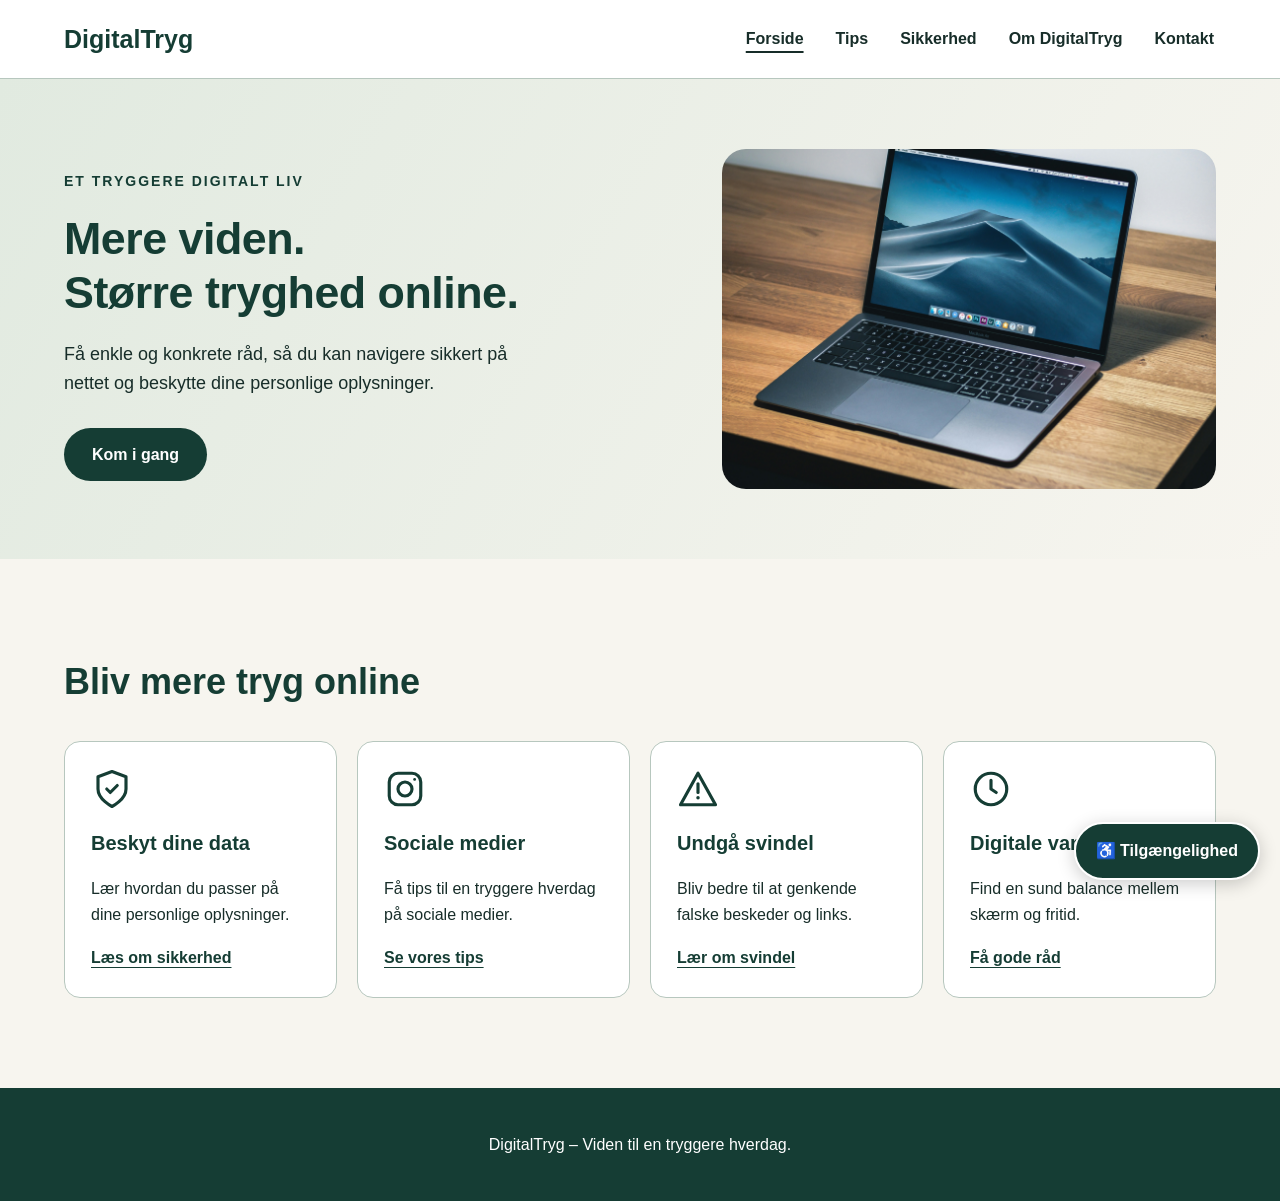
<file: index.html>
<!DOCTYPE html>
<html lang="da">

<head>
  <meta charset="UTF-8">
  <meta name="viewport"
        content="width=device-width, initial-scale=1.0">

  <meta name="description"
        content="DigitalTryg hjælper dig med at blive mere sikker online. Få gode råd om privatliv, sociale medier og digital sikkerhed.">

  <title>DigitalTryg | Forside</title>

  <link rel="stylesheet" href="style.css">
</head>

<body>

  <!-- Spring direkte til indhold -->
  <a href="#indhold" class="skip-link">
    Spring til indhold
  </a>

  <!-- HEADER OG NAVIGATION -->
  <header class="site-header">
    <div class="container header-content">

      <a href="index.html" class="logo">
        DigitalTryg
      </a>

      <nav aria-label="Hovednavigation">
        <ul class="nav-list">
          <li>
            <a href="index.html" aria-current="page">
              Forside
            </a>
          </li>
          <li><a href="tips.html">Tips</a></li>
          <li><a href="sikkerhed.html">Sikkerhed</a></li>
          <li><a href="om.html">Om DigitalTryg</a></li>
          <li><a href="kontakt.html">Kontakt</a></li>
        </ul>
      </nav>

    </div>
  </header>

  <!-- SIDENS HOVEDINDHOLD -->
  <main id="indhold">

    <!-- HERO-SEKTION -->
    <section class="hero">
      <div class="container hero-content">

        <div class="hero-text">

          <p class="eyebrow">
            ET TRYGGERE DIGITALT LIV
          </p>

          <h1>
            Mere viden.<br>
            Større tryghed online.
          </h1>

          <p class="hero-description">
            Få enkle og konkrete råd, så du kan
            navigere sikkert på nettet og beskytte
            dine personlige oplysninger.
          </p>

          <a href="tips.html" class="button">
            Kom i gang
          </a>

        </div>
        <div class="hero-image">
  <img
    src="images/laptop.jpg"
    alt="En åben bærbar computer på et træskrivebord"
    width="960"
    height="1440"
  >
</div>

      </div>
    </section>

    <!-- FIRE EMNEKORT -->
    <section class="topics container"
             aria-labelledby="topics-title">

      <h2 id="topics-title">
        Bliv mere tryg online
      </h2>

      <div class="card-grid">

        <article class="card">

<svg class="card-icon" aria-hidden="true"
     viewBox="0 0 24 24" fill="none"
     stroke="currentColor" stroke-width="1.8"
     stroke-linecap="round" stroke-linejoin="round">
  <path d="M12 22s8-4 8-10V5l-8-3-8 3v7c0 6 8 10 8 10z"/>
  <path d="m9 12 2 2 4-4"/>
</svg>
          <h3>Beskyt dine data</h3>
          <p>
            Lær hvordan du passer på dine
            personlige oplysninger.
          </p>
          <a href="sikkerhed.html">
            Læs om sikkerhed
          </a>
        </article>

        <article class="card">
            <svg class="card-icon" aria-hidden="true" viewBox="0 0 24 24" fill="none" stroke="currentColor" stroke-width="1.8" stroke-linecap="round" stroke-linejoin="round">
  <rect x="3" y="3" width="18" height="18" rx="5"/>
  <circle cx="12" cy="12" r="4"/>
  <circle cx="17.5" cy="6.5" r="0.8" fill="currentColor" stroke="none"/>
</svg>
          <h3>Sociale medier</h3>
          <p>
            Få tips til en tryggere
            hverdag på sociale medier.
          </p>
          <a href="tips.html">
            Se vores tips
          </a>
        </article>

        <article class="card">
            <svg class="card-icon" aria-hidden="true" viewBox="0 0 24 24" fill="none" stroke="currentColor" stroke-width="1.8" stroke-linecap="round" stroke-linejoin="round">
  <path d="M12 3 2 21h20L12 3z"/>
  <path d="M12 9v5"/>
  <circle cx="12" cy="17" r="1" fill="currentColor" stroke="none"/>
</svg>
          <h3>Undgå svindel</h3>
          <p>
            Bliv bedre til at genkende
            falske beskeder og links.
          </p>
          <a href="sikkerhed.html">
            Lær om svindel
        </a>
        </article>

        <article class="card">
            <svg class="card-icon" aria-hidden="true" viewBox="0 0 24 24" fill="none" stroke="currentColor" stroke-width="1.8" stroke-linecap="round" stroke-linejoin="round">
  <circle cx="12" cy="12" r="9"/>
  <path d="M12 7v5l3 2"/>
</svg>
          <h3>Digitale vaner</h3>
          <p>
            Find en sund balance
            mellem skærm og fritid.
          </p>
          <a href="tips.html">
            Få gode råd
          </a>
        </article>

      </div>
    </section>

  </main>

  <!-- FOOTER -->
  <footer class="site-footer">
    <div class="container">
      <p>
        DigitalTryg – Viden til en tryggere hverdag.
      </p>
    </div>
  </footer>

<script src="accessibility.js" defer></script>

</body>
</html>
</file>
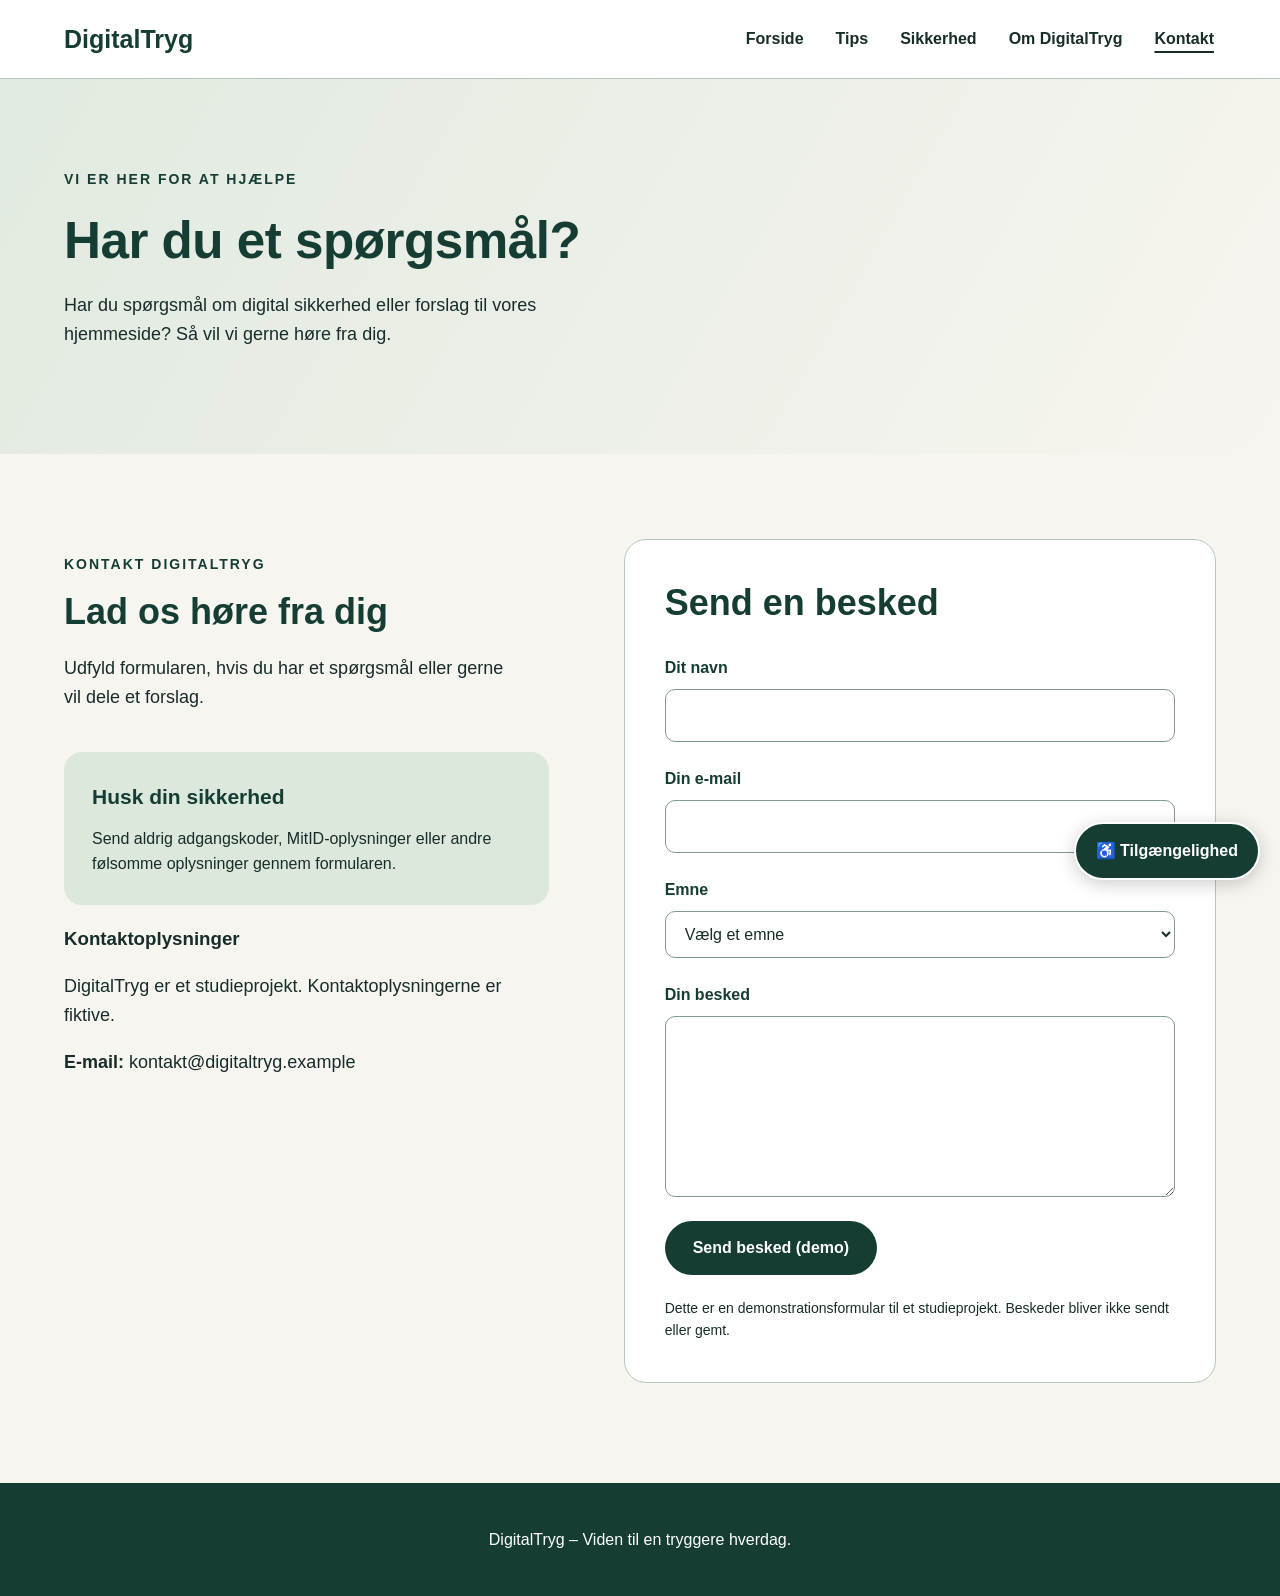
<file: kontakt.html>
<!DOCTYPE html>
<html lang="da">
<head>
  <meta charset="UTF-8">
  <meta name="viewport" content="width=device-width, initial-scale=1.0">
  <meta name="description" content="Kontakt DigitalTryg og send os dine spørgsmål om digital sikkerhed.">
  <title>Kontakt | DigitalTryg</title>
  <link rel="stylesheet" href="style.css">
</head>
<body>

  <a href="#indhold" class="skip-link">Spring til indhold</a>

  <header class="site-header">
    <div class="container header-content">
      <a href="index.html" class="logo">DigitalTryg</a>

      <nav aria-label="Hovednavigation">
        <ul class="nav-list">
          <li><a href="index.html">Forside</a></li>
          <li><a href="tips.html">Tips</a></li>
          <li><a href="sikkerhed.html">Sikkerhed</a></li>
          <li><a href="om.html">Om DigitalTryg</a></li>
          <li><a href="kontakt.html" aria-current="page">Kontakt</a></li>
        </ul>
      </nav>
    </div>
  </header>

  <main id="indhold">

    <section class="contact-hero">
      <div class="container">
        <p class="eyebrow">VI ER HER FOR AT HJÆLPE</p>
        <h1>Har du et spørgsmål?</h1>
        <p class="hero-description">
          Har du spørgsmål om digital sikkerhed eller forslag
          til vores hjemmeside? Så vil vi gerne høre fra dig.
        </p>
      </div>
    </section>

    <section class="contact-section container" aria-labelledby="contact-title">

      <div class="contact-info">
        <p class="eyebrow">KONTAKT DIGITALTRYG</p>
        <h2 id="contact-title">Lad os høre fra dig</h2>
        <p>
          Udfyld formularen, hvis du har et spørgsmål
          eller gerne vil dele et forslag.
        </p>

        <div class="contact-note">
          <h3>Husk din sikkerhed</h3>
          <p>
            Send aldrig adgangskoder, MitID-oplysninger
            eller andre følsomme oplysninger gennem formularen.
          </p>
        </div>

<div class="contact-info">
  <h3>Kontaktoplysninger</h3>
  <p>
    DigitalTryg er et studieprojekt.
    Kontaktoplysningerne er fiktive.
  </p>
  <p>
    <strong>E-mail:</strong>
    kontakt@digitaltryg.example
  </p>
</div>



      </div>

      <div class="contact-form-box">
        <h2>Send en besked</h2>

        <form action="#" method="post">
          <div class="form-group">
            <label for="name">Dit navn</label>
            <input type="text" id="name" name="name"
                   autocomplete="name" required>
          </div>

          <div class="form-group">
            <label for="email">Din e-mail</label>
            <input type="email" id="email" name="email"
                   autocomplete="email" required>
          </div>

          <div class="form-group">
            <label for="subject">Emne</label>
            <select id="subject" name="subject" required>
              <option value="">Vælg et emne</option>
              <option value="sikkerhed">Digital sikkerhed</option>
              <option value="tips">Tips og gode råd</option>
              <option value="forslag">Forslag til hjemmesiden</option>
              <option value="andet">Andet</option>
            </select>
          </div>

          <div class="form-group">
            <label for="message">Din besked</label>
            <textarea id="message" name="message"
                      rows="6" required></textarea>
          </div>

          <button type="button" class="button" disabled>Send besked (demo)</button>
        </form>

        <p class="form-disclaimer">
          Dette er en demonstrationsformular til et studieprojekt.
          Beskeder bliver ikke sendt eller gemt.
        </p>
      </div>

    </section>

  </main>

  <footer class="site-footer">
    <div class="container">
      <p>DigitalTryg – Viden til en tryggere hverdag.</p>
    </div>
  </footer>

  <script src="accessibility.js" defer></script>
</body>
</html>
</file>
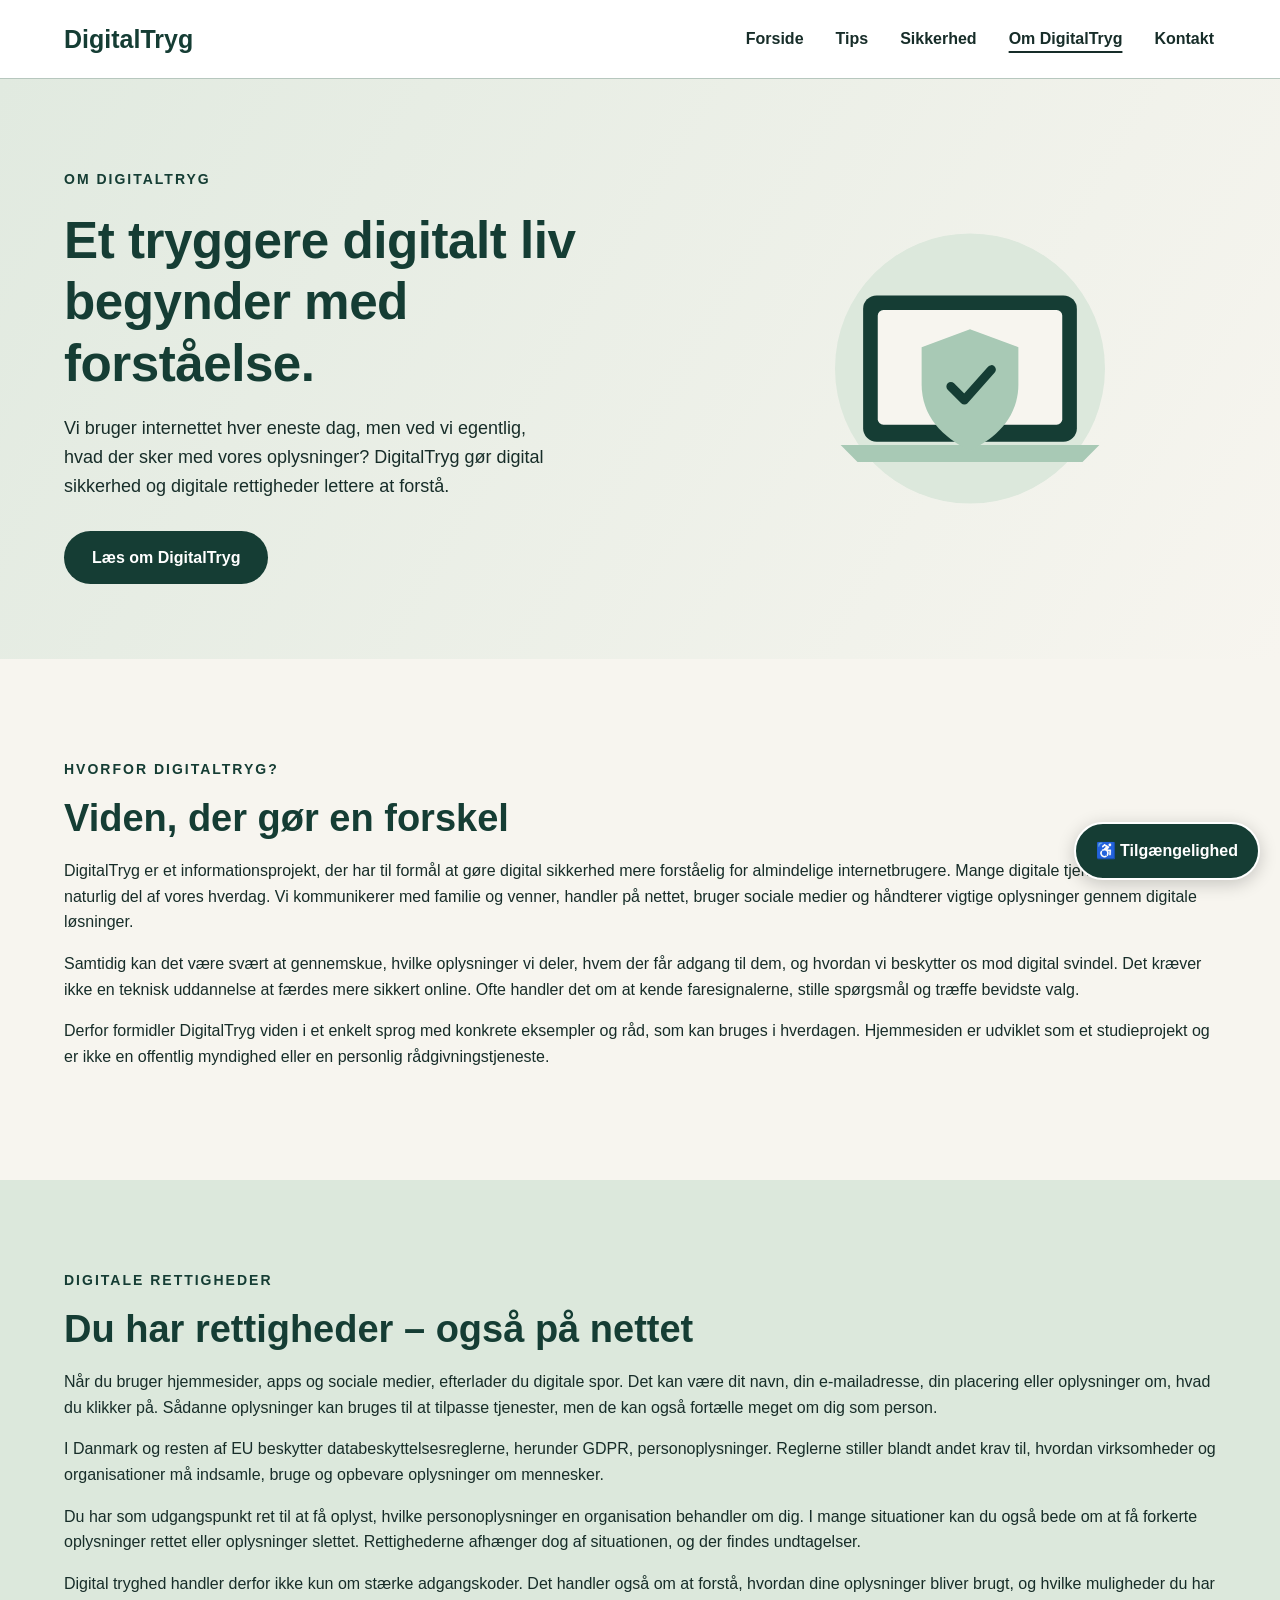
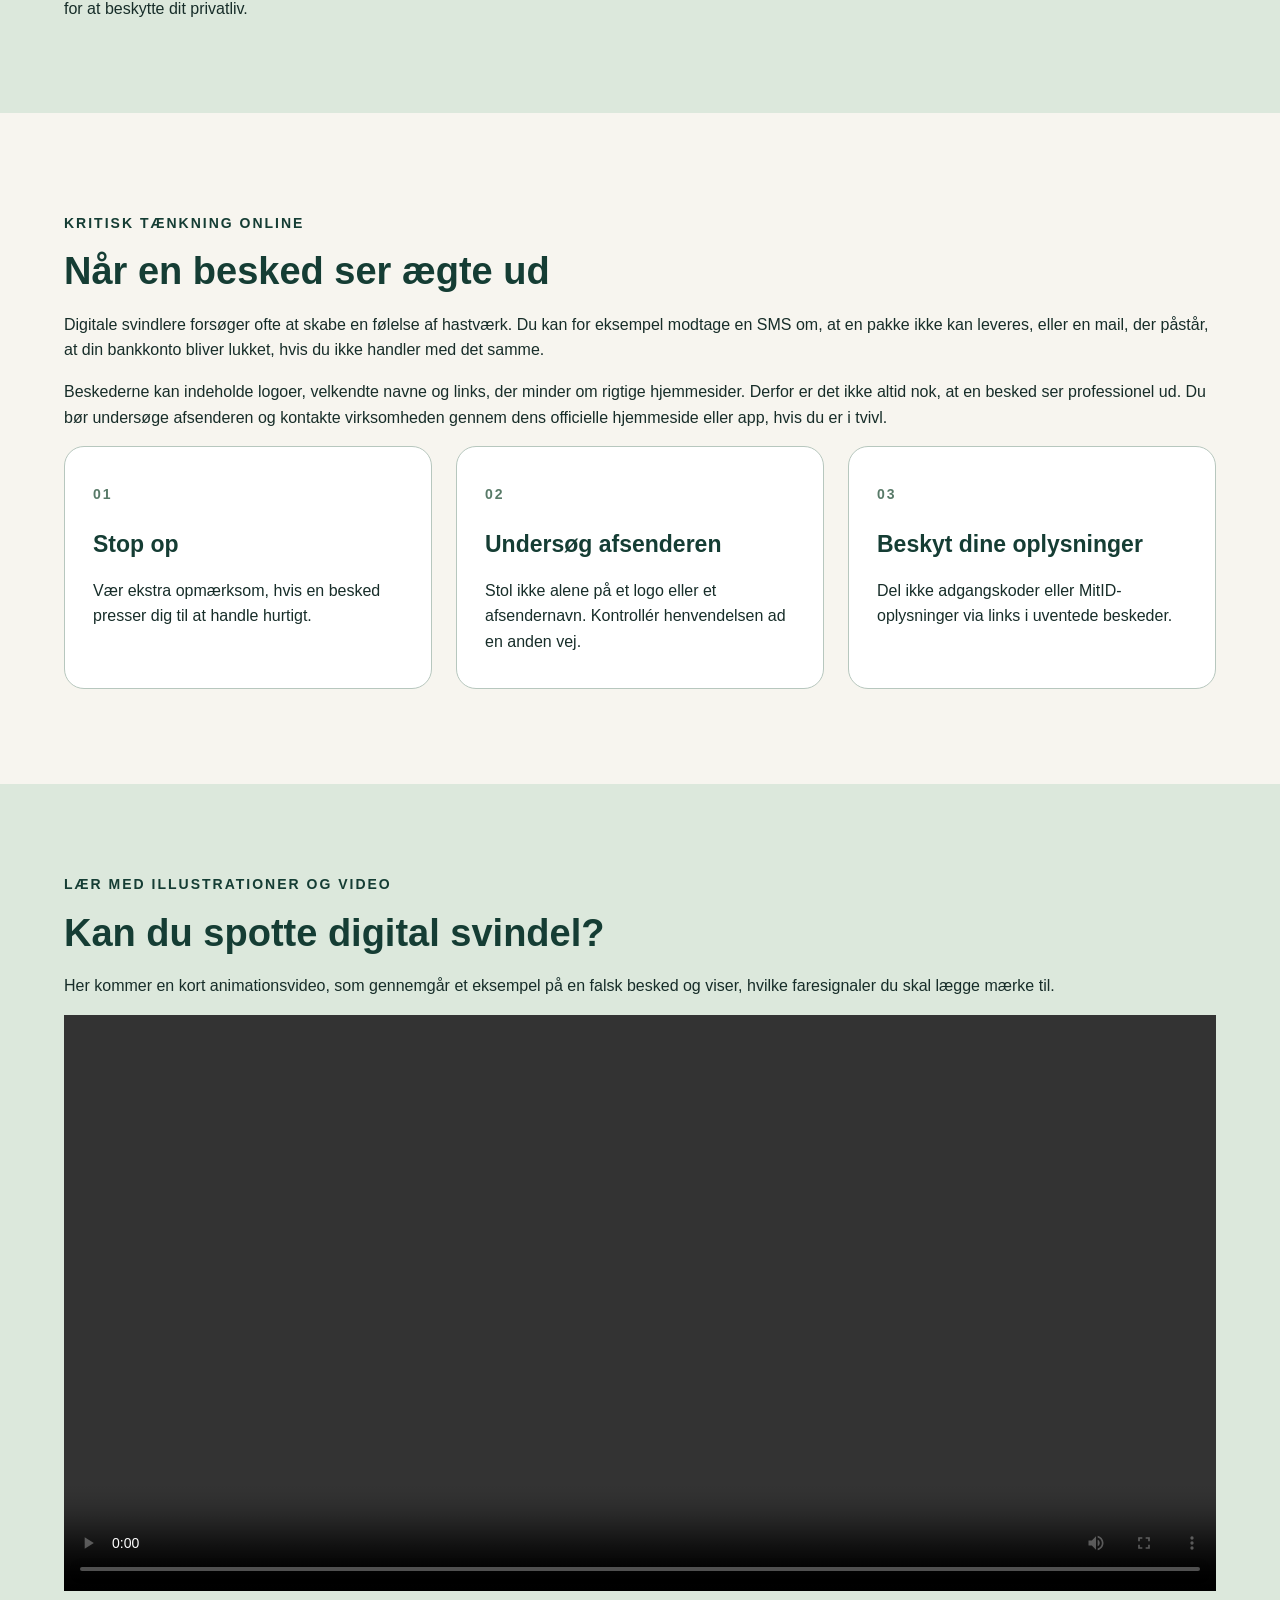
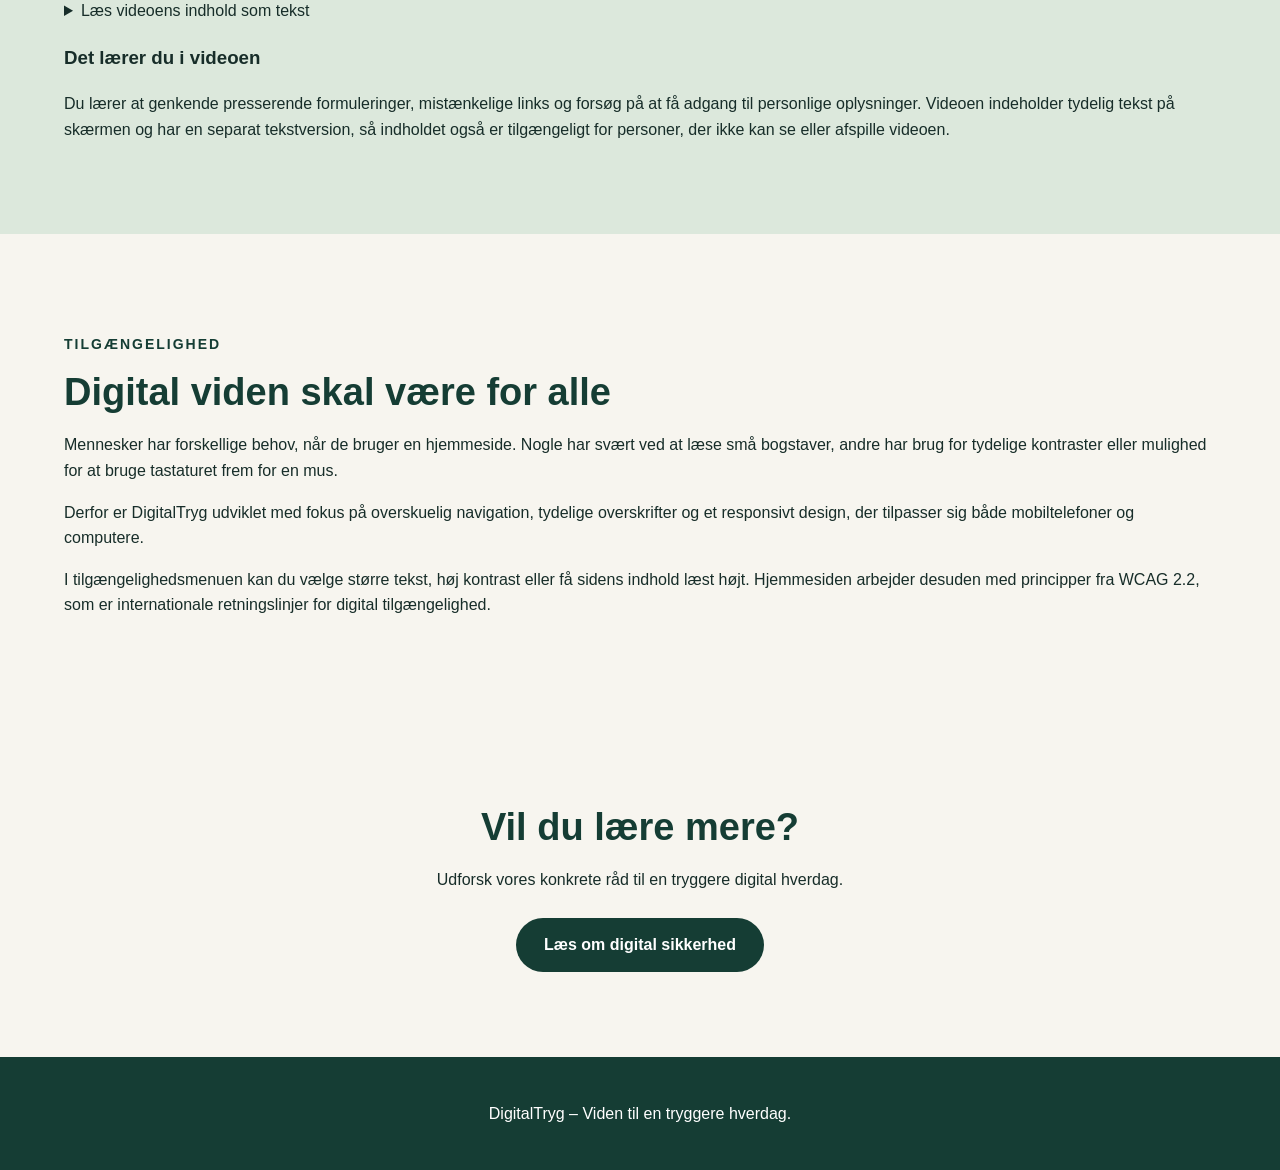
<file: om.html>
<!DOCTYPE html>
<html lang="da">
<head>
  <meta charset="UTF-8">
  <meta name="viewport" content="width=device-width, initial-scale=1.0">
  <meta name="description" content="Lær om phishing, adgangskoder, MitID og beskyttelse af dine personlige oplysninger.">
  <title>Om DigitalTryg | DigitalTryg</title>
  <link rel="stylesheet" href="style.css">
</head>
<body>

  <a href="#indhold" class="skip-link">Spring til indhold</a>

  <header class="site-header">
    <div class="container header-content">
      <a href="index.html" class="logo">DigitalTryg</a>
      <nav aria-label="Hovednavigation">
        <ul class="nav-list">
          <li><a href="index.html">Forside</a></li>
          <li><a href="tips.html">Tips</a></li>
          <li><a href="sikkerhed.html">Sikkerhed</a></li>
          <li><a href="om.html" aria-current="page">Om DigitalTryg</a></li>
          <li><a href="kontakt.html">Kontakt</a></li>
        </ul>
      </nav>
    </div>
  </header>

  <main id="indhold">

   <section class="security-hero">
  <div class="container security-hero-content">
    <div>
      <p class="eyebrow">OM DIGITALTRYG</p>
      <h1>Et tryggere digitalt liv begynder med forståelse.</h1>
      <p class="hero-description">
        Vi bruger internettet hver eneste dag, men ved vi egentlig,
        hvad der sker med vores oplysninger? DigitalTryg gør
        digital sikkerhed og digitale rettigheder lettere at forstå.
      </p>
      <a href="#om-projektet" class="button">Læs om DigitalTryg</a>
    </div>

    <div class="security-illustration" aria-hidden="true">
      <svg viewBox="0 0 320 280" fill="none">
        <circle cx="160" cy="140" r="120" fill="#DCE8DC"/>
        <rect x="65" y="75" width="190" height="130" rx="12" fill="#153D34"/>
        <rect x="78" y="88" width="164" height="102" rx="5" fill="#F7F5EF"/>
        <path d="M45 208h230l-15 15H60l-15-15z" fill="#A8C9B5"/>
        <path d="M160 105l43 16v33c0 28-18 47-43 59-25-12-43-31-43-59v-33l43-16z" fill="#A8C9B5"/>
        <path d="M143 156l12 12 24-27" stroke="#153D34" stroke-width="8" stroke-linecap="round" stroke-linejoin="round"/>
      </svg>
    </div>
  </div>
</section>

<section class="security-section container" id="om-projektet" aria-labelledby="om-title">
  <p class="eyebrow">HVORFOR DIGITALTRYG?</p>
  <h2 id="om-title">Viden, der gør en forskel</h2>
  <p>
    DigitalTryg er et informationsprojekt, der har til formål at gøre
    digital sikkerhed mere forståelig for almindelige internetbrugere.
    Mange digitale tjenester er blevet en naturlig del af vores hverdag.
    Vi kommunikerer med familie og venner, handler på nettet, bruger
    sociale medier og håndterer vigtige oplysninger gennem digitale løsninger.
  </p>
  <p>
    Samtidig kan det være svært at gennemskue, hvilke oplysninger vi deler,
    hvem der får adgang til dem, og hvordan vi beskytter os mod digital svindel.
    Det kræver ikke en teknisk uddannelse at færdes mere sikkert online.
    Ofte handler det om at kende faresignalerne, stille spørgsmål og
    træffe bevidste valg.
  </p>
  <p>
    Derfor formidler DigitalTryg viden i et enkelt sprog med konkrete
    eksempler og råd, som kan bruges i hverdagen. Hjemmesiden er udviklet
    som et studieprojekt og er ikke en offentlig myndighed eller
    en personlig rådgivningstjeneste.
  </p>
</section>

<section class="security-checklist" aria-labelledby="rettigheder-title">
  <div class="container">
    <p class="eyebrow">DIGITALE RETTIGHEDER</p>
    <h2 id="rettigheder-title">Du har rettigheder – også på nettet</h2>
    <p>
      Når du bruger hjemmesider, apps og sociale medier, efterlader du
      digitale spor. Det kan være dit navn, din e-mailadresse, din
      placering eller oplysninger om, hvad du klikker på.
      Sådanne oplysninger kan bruges til at tilpasse tjenester,
      men de kan også fortælle meget om dig som person.
    </p>
    <p>
      I Danmark og resten af EU beskytter databeskyttelsesreglerne,
      herunder GDPR, personoplysninger. Reglerne stiller blandt andet
      krav til, hvordan virksomheder og organisationer må indsamle,
      bruge og opbevare oplysninger om mennesker.
    </p>
    <p>
      Du har som udgangspunkt ret til at få oplyst, hvilke personoplysninger
      en organisation behandler om dig. I mange situationer kan du også
      bede om at få forkerte oplysninger rettet eller oplysninger slettet.
      Rettighederne afhænger dog af situationen, og der findes undtagelser.
    </p>
    <p>
      Digital tryghed handler derfor ikke kun om stærke adgangskoder.
      Det handler også om at forstå, hvordan dine oplysninger bliver brugt,
      og hvilke muligheder du har for at beskytte dit privatliv.
    </p>
  </div>
</section>

<section class="security-section container" aria-labelledby="svindel-title">
  <p class="eyebrow">KRITISK TÆNKNING ONLINE</p>
  <h2 id="svindel-title">Når en besked ser ægte ud</h2>
  <p>
    Digitale svindlere forsøger ofte at skabe en følelse af hastværk.
    Du kan for eksempel modtage en SMS om, at en pakke ikke kan leveres,
    eller en mail, der påstår, at din bankkonto bliver lukket,
    hvis du ikke handler med det samme.
  </p>
  <p>
    Beskederne kan indeholde logoer, velkendte navne og links, der
    minder om rigtige hjemmesider. Derfor er det ikke altid nok,
    at en besked ser professionel ud. Du bør undersøge afsenderen
    og kontakte virksomheden gennem dens officielle hjemmeside
    eller app, hvis du er i tvivl.
  </p>

  <div class="security-grid">
    <article class="security-card">
      <span class="security-number">01</span>
      <h3>Stop op</h3>
      <p>Vær ekstra opmærksom, hvis en besked presser dig til at handle hurtigt.</p>
    </article>
    <article class="security-card">
      <span class="security-number">02</span>
      <h3>Undersøg afsenderen</h3>
      <p>Stol ikke alene på et logo eller et afsendernavn. Kontrollér henvendelsen ad en anden vej.</p>
    </article>
    <article class="security-card">
      <span class="security-number">03</span>
      <h3>Beskyt dine oplysninger</h3>
      <p>Del ikke adgangskoder eller MitID-oplysninger via links i uventede beskeder.</p>
    </article>
  </div>
</section>

<section class="security-checklist" aria-labelledby="video-title">
  <div class="container">
    <p class="eyebrow">LÆR MED ILLUSTRATIONER OG VIDEO</p>
    <h2 id="video-title">Kan du spotte digital svindel?</h2>
    <p>
      Her kommer en kort animationsvideo, som gennemgår et eksempel
      på en falsk besked og viser, hvilke faresignaler du skal lægge mærke til.
    </p>

    <video controls playsinline preload="metadata" width="100%"
       aria-label="DigitalTryg: Kan du spotte digital svindel?">
  <source src="Digital Tryg Video.mp4" type="video/mp4">
  Din browser understøtter ikke videoafspilning.
</video>

<details class="video-transcript">
  <summary>Læs videoens indhold som tekst</summary>

  <p>
    Videoen handler om, hvordan du kan genkende
    digital svindel i en falsk SMS om en pakkelevering.
  </p>

  <p>
    Vær opmærksom på beskeder, der forsøger at skabe
    tidspres, indeholder mistænkelige links eller
    beder om personlige oplysninger.
  </p>

  <p>
    Klik ikke på mistænkelige links. Undersøg i stedet
    beskeden gennem virksomhedens officielle hjemmeside
    eller app.
  </p>

  <p>
    Husk: Stop op. Tjek afsenderen.
    Beskyt dine oplysninger.
  </p>
</details>

    <h3>Det lærer du i videoen</h3>
    <p>
      Du lærer at genkende presserende formuleringer, mistænkelige links
      og forsøg på at få adgang til personlige oplysninger.
      Videoen indeholder tydelig tekst på skærmen og har en separat tekstversion, 
      så indholdet også er tilgængeligt for personer, der ikke kan se eller afspille videoen.
    </p>
  </div>
</section>

<section class="security-section container" aria-labelledby="alle-title">
  <p class="eyebrow">TILGÆNGELIGHED</p>
  <h2 id="alle-title">Digital viden skal være for alle</h2>
  <p>
    Mennesker har forskellige behov, når de bruger en hjemmeside.
    Nogle har svært ved at læse små bogstaver, andre har brug for
    tydelige kontraster eller mulighed for at bruge tastaturet
    frem for en mus.
  </p>
  <p>
    Derfor er DigitalTryg udviklet med fokus på overskuelig navigation,
    tydelige overskrifter og et responsivt design, der tilpasser sig
    både mobiltelefoner og computere.
  </p>
  <p>
    I tilgængelighedsmenuen kan du vælge større tekst, høj kontrast
    eller få sidens indhold læst højt. Hjemmesiden arbejder desuden
    med principper fra WCAG 2.2, som er internationale retningslinjer
    for digital tilgængelighed.
  </p>
</section>

<section class="security-bottom container">
  <h2>Vil du lære mere?</h2>
  <p>Udforsk vores konkrete råd til en tryggere digital hverdag.</p>
  <a href="sikkerhed.html" class="button">Læs om digital sikkerhed</a>
</section>
  </main>

  <footer class="site-footer">
    <div class="container">
      <p>DigitalTryg – Viden til en tryggere hverdag.</p>
    </div>
  </footer>

<script src="accessibility.js" defer></script>
</body>
</html>
</file>
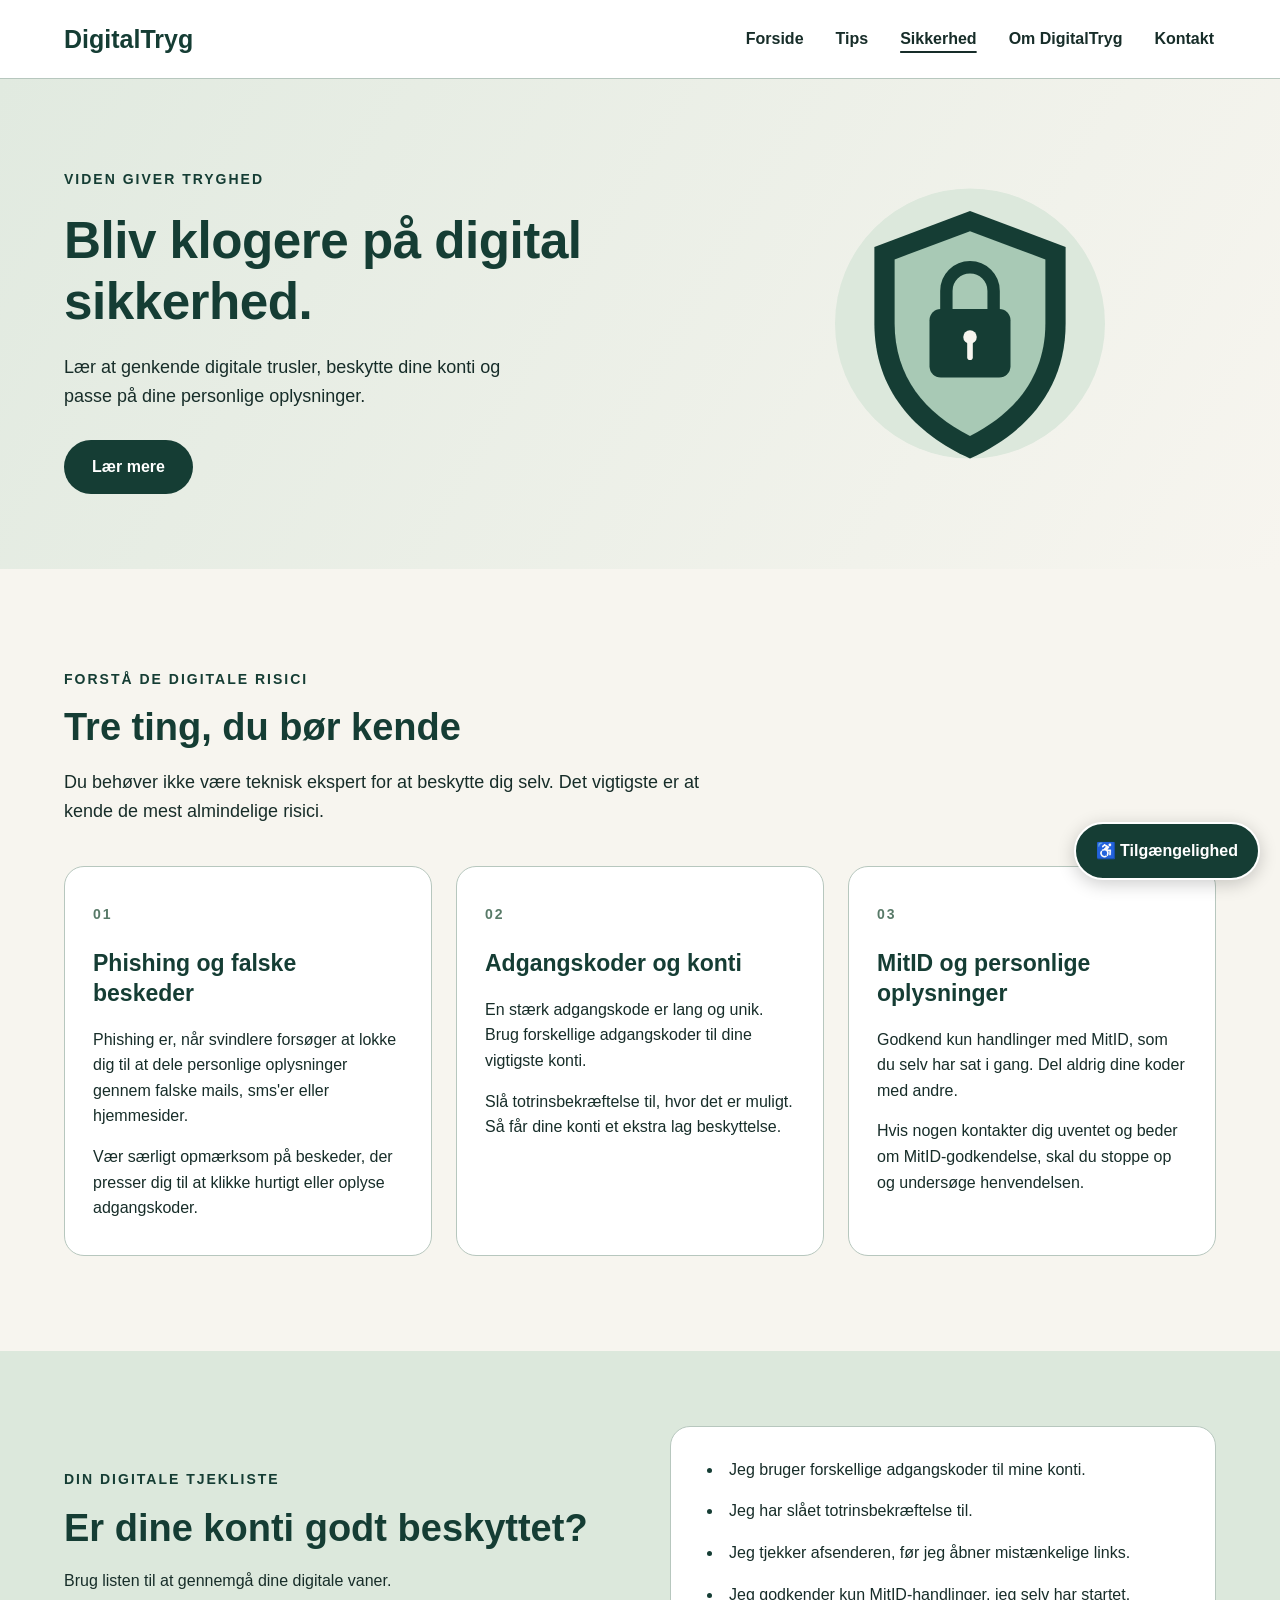
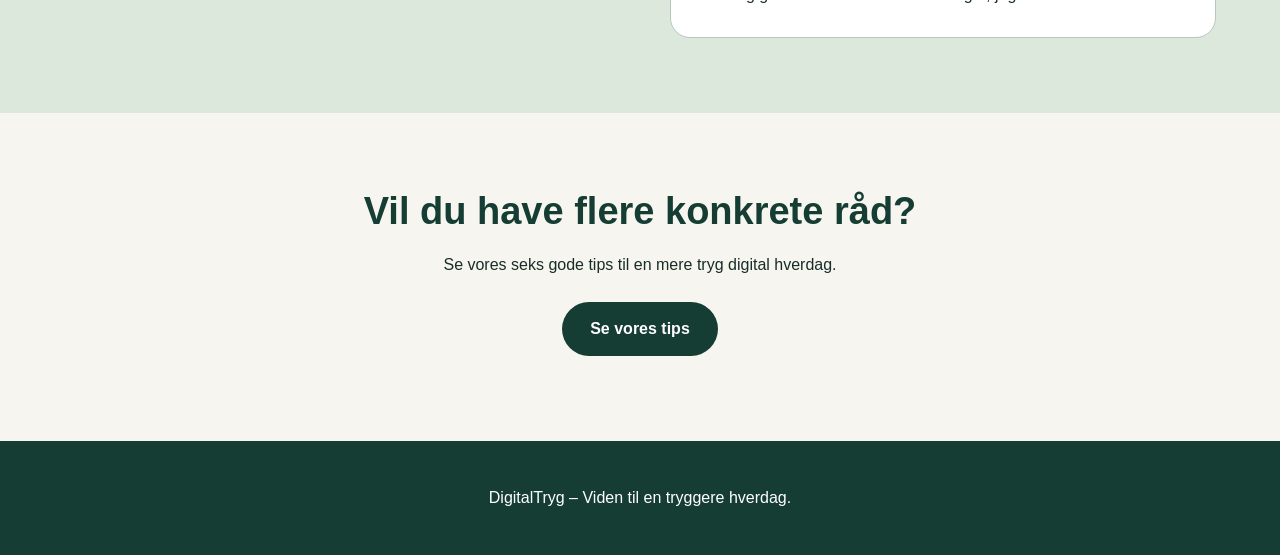
<file: sikkerhed.html>
<!DOCTYPE html>
<html lang="da">
<head>
  <meta charset="UTF-8">
  <meta name="viewport" content="width=device-width, initial-scale=1.0">
  <meta name="description" content="Lær om phishing, adgangskoder, MitID og beskyttelse af dine personlige oplysninger.">
  <title>Sikkerhed | DigitalTryg</title>
  <link rel="stylesheet" href="style.css">
</head>
<body>

  <a href="#indhold" class="skip-link">Spring til indhold</a>

  <header class="site-header">
    <div class="container header-content">
      <a href="index.html" class="logo">DigitalTryg</a>
      <nav aria-label="Hovednavigation">
        <ul class="nav-list">
          <li><a href="index.html">Forside</a></li>
          <li><a href="tips.html">Tips</a></li>
          <li><a href="sikkerhed.html" aria-current="page">Sikkerhed</a></li>
<li><a href="om.html">Om DigitalTryg</a></li>
          <li><a href="kontakt.html">Kontakt</a></li>
        </ul>
      </nav>
    </div>
  </header>

  <main id="indhold">

    <section class="security-hero">
      <div class="container security-hero-content">
        <div>
          <p class="eyebrow">VIDEN GIVER TRYGHED</p>
          <h1>Bliv klogere på digital sikkerhed.</h1>
          <p class="hero-description">
            Lær at genkende digitale trusler, beskytte dine konti
            og passe på dine personlige oplysninger.
          </p>
          <a href="#laer-mere" class="button">Lær mere</a>
        </div>

        <div class="security-illustration" aria-hidden="true">
          <svg viewBox="0 0 320 280" fill="none">
            <circle cx="160" cy="140" r="120" fill="#DCE8DC"/>
            <path d="M160 40l85 32v68c0 59-36 98-85 120-49-22-85-61-85-120V72l85-32z" fill="#153D34"/>
            <path d="M160 58l67 25v57c0 47-27 80-67 100-40-20-67-53-67-100V83l67-25z" fill="#A8C9B5"/>
            <rect x="124" y="127" width="72" height="61" rx="10" fill="#153D34"/>
            <path d="M139 127v-16a21 21 0 0142 0v16" stroke="#153D34" stroke-width="11"/>
            <circle cx="160" cy="152" r="6" fill="#F7F5EF"/>
            <path d="M160 157v13" stroke="#F7F5EF" stroke-width="5" stroke-linecap="round"/>
          </svg>
        </div>
      </div>
    </section>

    <section class="security-section container" id="laer-mere" aria-labelledby="security-title">
      <p class="eyebrow">FORSTÅ DE DIGITALE RISICI</p>
      <h2 id="security-title">Tre ting, du bør kende</h2>
      <p class="security-intro">
        Du behøver ikke være teknisk ekspert for at beskytte dig selv.
        Det vigtigste er at kende de mest almindelige risici.
      </p>

      <div class="security-grid">
        <article class="security-card">
          <span class="security-number">01</span>
          <h3>Phishing og falske beskeder</h3>
          <p>
            Phishing er, når svindlere forsøger at lokke dig til at dele
            personlige oplysninger gennem falske mails, sms'er eller hjemmesider.
          </p>
          <p>
            Vær særligt opmærksom på beskeder, der presser dig til at klikke
            hurtigt eller oplyse adgangskoder.
          </p>
        </article>

        <article class="security-card">
          <span class="security-number">02</span>
          <h3>Adgangskoder og konti</h3>
          <p>
            En stærk adgangskode er lang og unik. Brug forskellige
            adgangskoder til dine vigtigste konti.
          </p>
          <p>
            Slå totrinsbekræftelse til, hvor det er muligt.
            Så får dine konti et ekstra lag beskyttelse.
          </p>
        </article>

        <article class="security-card">
          <span class="security-number">03</span>
          <h3>MitID og personlige oplysninger</h3>
          <p>
            Godkend kun handlinger med MitID, som du selv har sat i gang.
            Del aldrig dine koder med andre.
          </p>
          <p>
            Hvis nogen kontakter dig uventet og beder om MitID-godkendelse,
            skal du stoppe op og undersøge henvendelsen.
          </p>
        </article>
      </div>
    </section>

    <section class="security-checklist">
      <div class="container security-checklist-content">
        <div>
          <p class="eyebrow">DIN DIGITALE TJEKLISTE</p>
          <h2>Er dine konti godt beskyttet?</h2>
          <p>Brug listen til at gennemgå dine digitale vaner.</p>
        </div>

        <ul class="checklist">
          <li>Jeg bruger forskellige adgangskoder til mine konti.</li>
          <li>Jeg har slået totrinsbekræftelse til.</li>
          <li>Jeg tjekker afsenderen, før jeg åbner mistænkelige links.</li>
          <li>Jeg godkender kun MitID-handlinger, jeg selv har startet.</li>
        </ul>
      </div>
    </section>

    <section class="security-bottom container">
      <h2>Vil du have flere konkrete råd?</h2>
      <p>Se vores seks gode tips til en mere tryg digital hverdag.</p>
      <a href="tips.html" class="button">Se vores tips</a>
    </section>

  </main>

  <footer class="site-footer">
    <div class="container">
      <p>DigitalTryg – Viden til en tryggere hverdag.</p>
    </div>
  </footer>

<script src="accessibility.js" defer></script>
</body>
</html>
</file>
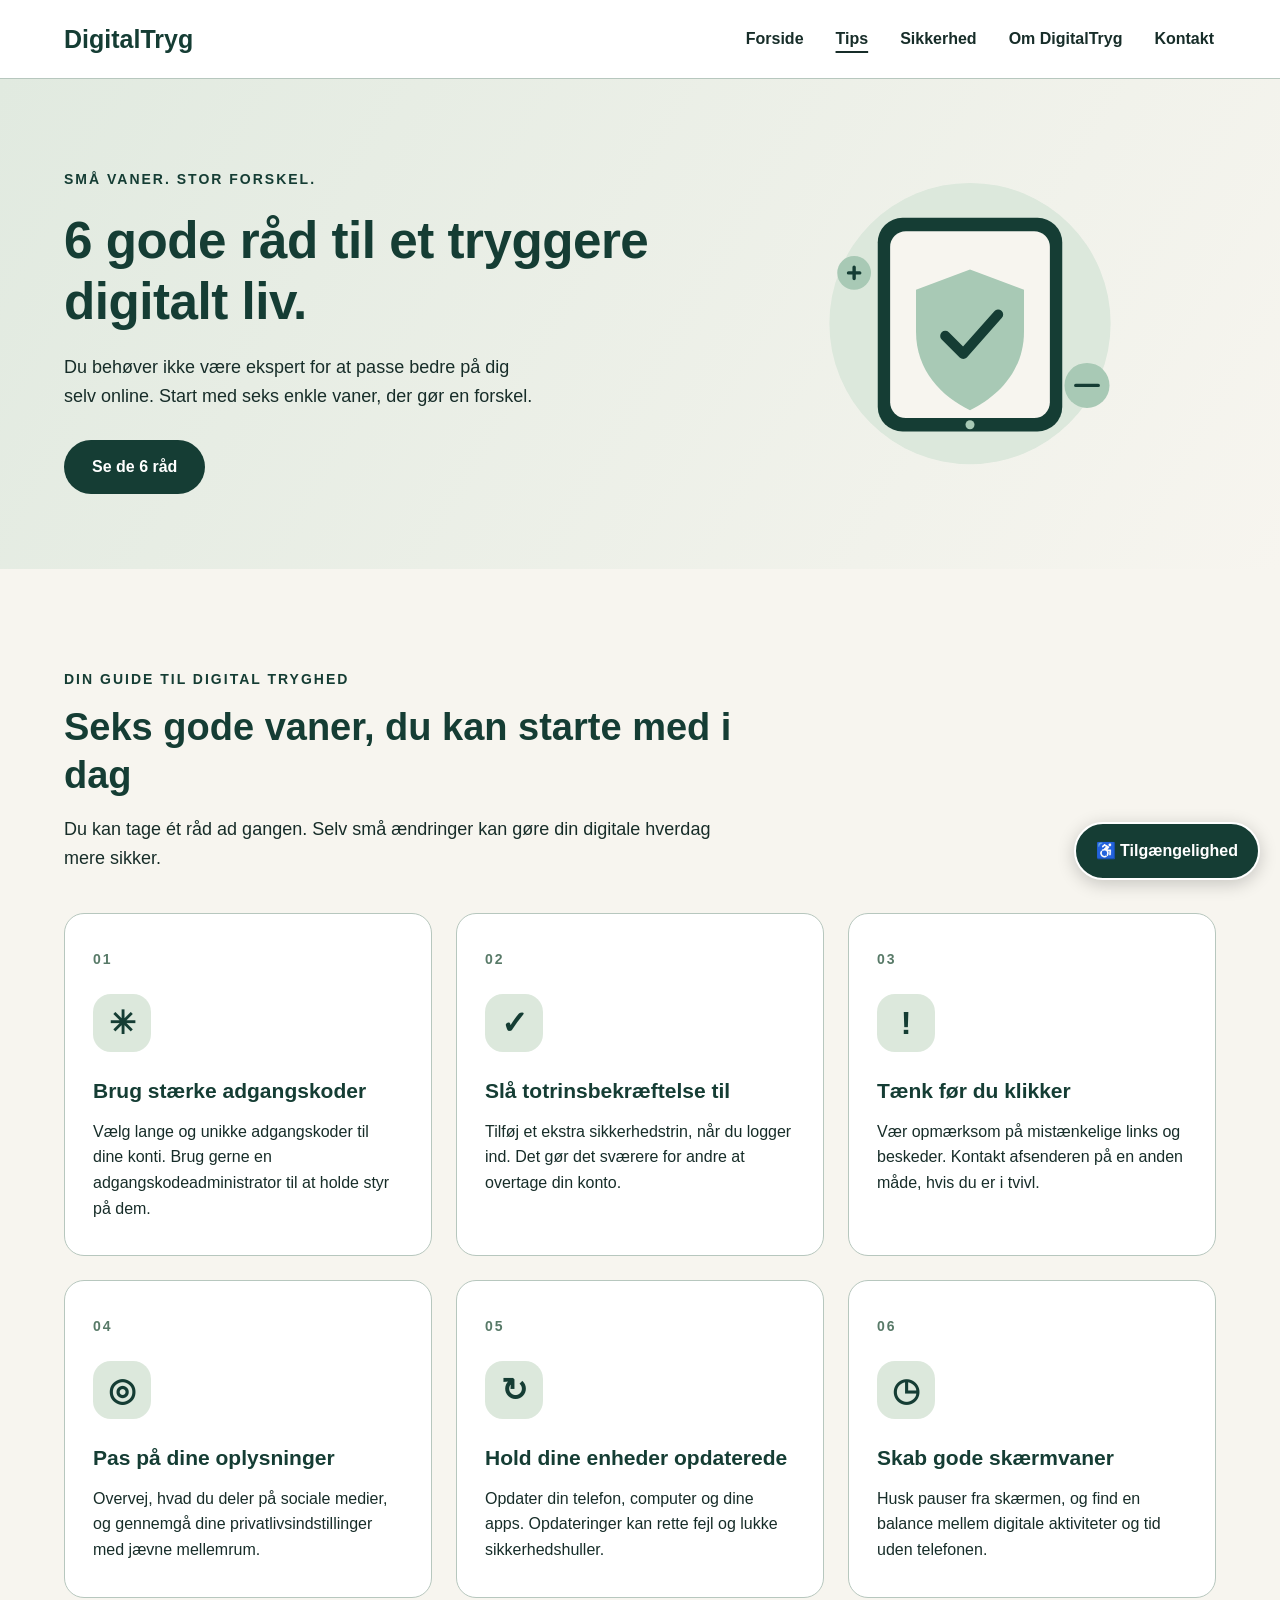
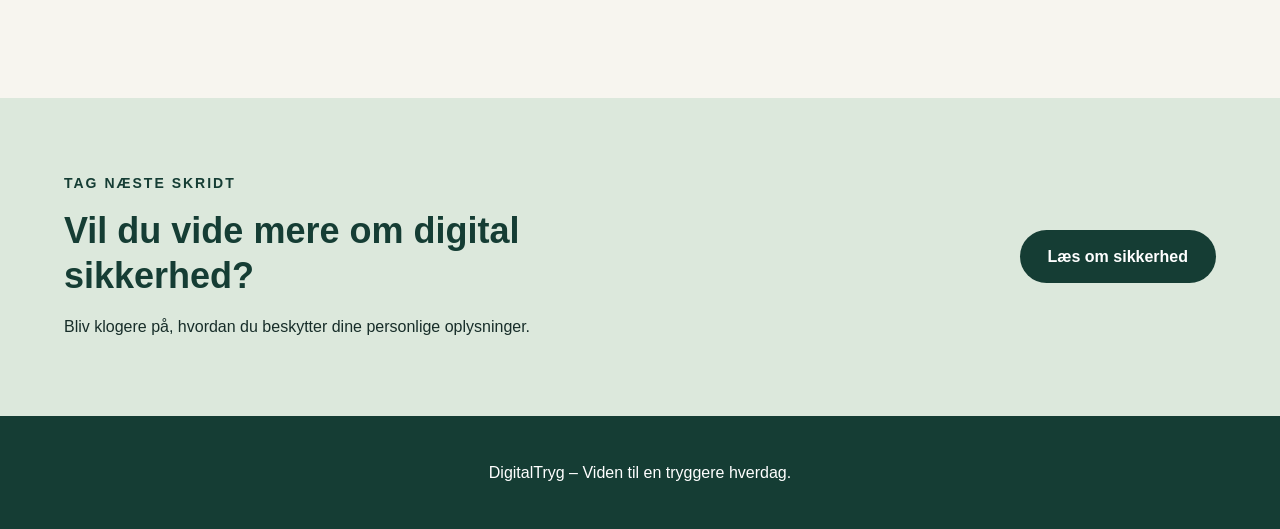
<file: tips.html>
<!DOCTYPE html>
<html lang="da">
<head>
  <meta charset="UTF-8">
  <meta name="viewport" content="width=device-width, initial-scale=1.0">
  <meta name="description" content="Få seks gode råd til en mere sikker og tryg digital hverdag.">
  <title>Tips | DigitalTryg</title>
  <link rel="stylesheet" href="style.css">
</head>
<body>

  <a href="#indhold" class="skip-link">Spring til indhold</a>

  <header class="site-header">
    <div class="container header-content">
      <a href="index.html" class="logo">DigitalTryg</a>

      <nav aria-label="Hovednavigation">
        <ul class="nav-list">
          <li><a href="index.html">Forside</a></li>
          <li><a href="tips.html" aria-current="page">Tips</a></li>
          <li><a href="sikkerhed.html">Sikkerhed</a></li>
          <li><a href="om.html">Om DigitalTryg</a></li>
          <li><a href="kontakt.html">Kontakt</a></li>
        </ul>
      </nav>
    </div>
  </header>

  <main id="indhold">

    <!-- INTRODUKTION -->
    <section class="tips-hero">
      <div class="container tips-hero-content">
        <div>
          <p class="eyebrow">SMÅ VANER. STOR FORSKEL.</p>
          <h1>6 gode råd til et tryggere digitalt liv.</h1>
          <p class="hero-description">
            Du behøver ikke være ekspert for at passe bedre på dig selv online.
            Start med seks enkle vaner, der gør en forskel.
          </p>
          <a href="#raad" class="button">Se de 6 råd</a>
        </div>

        <div class="tips-hero-art" aria-hidden="true">
          <svg viewBox="0 0 320 280" fill="none">
            <circle cx="160" cy="140" r="125" fill="#DCE8DC"/>
            <rect x="78" y="46" width="164" height="190" rx="22" fill="#153D34"/>
            <rect x="89" y="58" width="142" height="166" rx="14" fill="#F7F5EF"/>
            <path d="M160 92l48 18v37c0 35-23 58-48 70-25-12-48-35-48-70v-37l48-18z" fill="#A8C9B5"/>
            <path d="M138 151l16 16 31-35" stroke="#153D34" stroke-width="9" stroke-linecap="round" stroke-linejoin="round"/>
            <circle cx="160" cy="230" r="4" fill="#A8C9B5"/>
            <circle cx="57" cy="95" r="15" fill="#A8C9B5"/>
            <circle cx="264" cy="195" r="20" fill="#A8C9B5"/>
            <path d="M52 95h10M57 90v10M254 195h20" stroke="#153D34" stroke-width="3" stroke-linecap="round"/>
          </svg>
        </div>
      </div>
    </section>

    <!-- SEKS GODE RÅD -->
    <section class="tips-section container" id="raad" aria-labelledby="tips-title">
      <p class="eyebrow">DIN GUIDE TIL DIGITAL TRYGHED</p>
      <h2 id="tips-title">Seks gode vaner, du kan starte med i dag</h2>
      <p class="tips-intro">Du kan tage ét råd ad gangen. Selv små ændringer kan gøre din digitale hverdag mere sikker.</p>

      <div class="tips-grid">

        <article class="tip-card">
          <span class="tip-number">01</span>
          <div class="tip-symbol" aria-hidden="true">✳</div>
          <h3>Brug stærke adgangskoder</h3>
          <p>Vælg lange og unikke adgangskoder til dine konti. Brug gerne en adgangskodeadministrator til at holde styr på dem.</p>
        </article>

        <article class="tip-card">
          <span class="tip-number">02</span>
          <div class="tip-symbol" aria-hidden="true">✓</div>
          <h3>Slå totrinsbekræftelse til</h3>
          <p>Tilføj et ekstra sikkerhedstrin, når du logger ind. Det gør det sværere for andre at overtage din konto.</p>
        </article>

        <article class="tip-card">
          <span class="tip-number">03</span>
          <div class="tip-symbol" aria-hidden="true">!</div>
          <h3>Tænk før du klikker</h3>
          <p>Vær opmærksom på mistænkelige links og beskeder. Kontakt afsenderen på en anden måde, hvis du er i tvivl.</p>
        </article>

        <article class="tip-card">
          <span class="tip-number">04</span>
          <div class="tip-symbol" aria-hidden="true">◎</div>
          <h3>Pas på dine oplysninger</h3>
          <p>Overvej, hvad du deler på sociale medier, og gennemgå dine privatlivsindstillinger med jævne mellemrum.</p>
        </article>

        <article class="tip-card">
          <span class="tip-number">05</span>
          <div class="tip-symbol" aria-hidden="true">↻</div>
          <h3>Hold dine enheder opdaterede</h3>
          <p>Opdater din telefon, computer og dine apps. Opdateringer kan rette fejl og lukke sikkerhedshuller.</p>
        </article>

        <article class="tip-card">
          <span class="tip-number">06</span>
          <div class="tip-symbol" aria-hidden="true">◷</div>
          <h3>Skab gode skærmvaner</h3>
          <p>Husk pauser fra skærmen, og find en balance mellem digitale aktiviteter og tid uden telefonen.</p>
        </article>

      </div>
    </section>

    <!-- AFSLUTNING -->
    <section class="tips-cta">
      <div class="container tips-cta-content">
        <div>
          <p class="eyebrow">TAG NÆSTE SKRIDT</p>
          <h2>Vil du vide mere om digital sikkerhed?</h2>
          <p>Bliv klogere på, hvordan du beskytter dine personlige oplysninger.</p>
        </div>
        <a href="sikkerhed.html" class="button">Læs om sikkerhed</a>
      </div>
    </section>

  </main>

  <footer class="site-footer">
    <div class="container">
      <p>DigitalTryg – Viden til en tryggere hverdag.</p>
    </div>
  </footer>

  <script src="accessibility.js" defer></script>
</body>
</html>
</file>
<file: style.css>
/* DIGITALTRYG - SAMLET STYLESHEET */
:root {
  --dark-green: #153d34;
  --light-green: #dce8dc;
  --cream: #f7f5ef;
  --white: #ffffff;
  --text: #172d29;
  --border: #b7c7be;
}

* { box-sizing: border-box; }
html { scroll-behavior: smooth; }
body {
  margin: 0;
  font-family: Arial, Helvetica, sans-serif;
  font-size: 16px;
  line-height: 1.6;
  color: var(--text);
  background: var(--cream);
}
.container { width: min(90%, 1200px); margin-inline: auto; }

/* TILGÆNGELIGHED */
.skip-link {
  position: absolute;
  top: -100px;
  left: 16px;
  z-index: 100;
  padding: 12px 18px;
  color: var(--white);
  background: var(--dark-green);
}
.skip-link:focus { top: 12px; }
:focus-visible { outline: 3px solid #a34b00; outline-offset: 4px; }
@media (prefers-reduced-motion: reduce) {
  html { scroll-behavior: auto; }
}

/* HEADER OG MENU */
.site-header { background: var(--white); border-bottom: 1px solid var(--border); }
.header-content {
  display: flex;
  align-items: center;
  justify-content: space-between;
  flex-wrap: wrap;
  gap: 16px 24px;
  padding-block: 18px;
}
.logo {
  color: var(--dark-green);
  font-size: 25px;
  font-weight: 800;
  text-decoration: none;
}
.nav-list {
  display: flex;
  flex-wrap: wrap;
  gap: 12px 28px;
  list-style: none;
  margin: 0;
  padding: 0;
}
.nav-list a {
  display: inline-block;
  padding: 8px 2px;
  color: var(--text);
  text-decoration: none;
  font-weight: 600;
}
.nav-list a:hover,
.nav-list a[aria-current="page"] {
  text-decoration: underline;
  text-decoration-thickness: 2px;
  text-underline-offset: 7px;
}

/* FORSIDE / HERO */
.hero {
  background: linear-gradient(120deg, #e1eae0 0%, #f7f5ef 100%);
  padding-block: 65px;
}
.hero-content {
  display: grid;
  grid-template-columns: minmax(0, 1.1fr) minmax(0, 0.9fr);
  align-items: center;
  gap: 55px;
  min-height: 350px;
}
.hero-text { min-width: 0; max-width: 600px; }
.eyebrow {
  color: var(--dark-green);
  font-size: 14px;
  font-weight: 700;
  letter-spacing: 2px;
}
h1 {
  color: var(--dark-green);
  font-size: clamp(32px, 3.5vw, 50px);
  line-height: 1.2;
  letter-spacing: -0.5px;
  margin: 20px 0;
}
.hero-description {
  max-width: 480px;
  font-size: 18px;
  margin-bottom: 30px;
}
.button {
  display: inline-block;
  padding: 14px 28px;
  color: var(--white);
  background: var(--dark-green);
  border-radius: 30px;
  text-decoration: none;
  font-weight: 700;
}
.button:hover { background: #245c4d; }
.hero-image { min-width: 0; width: 100%; }
.hero-image img {
  display: block;
  width: 100%;
  height: 340px;
  object-fit: cover;
  object-position: center 45%;
  border-radius: 24px;
}

/* FIRE EMNEKORT */
.topics { padding-block: 65px 90px; }
.topics h2 {
  color: var(--dark-green);
  font-size: clamp(26px, 3vw, 36px);
  margin-bottom: 30px;
}
.card-grid {
  display: grid;
  grid-template-columns: repeat(4, minmax(0, 1fr));
  gap: 20px;
}
.card {
  min-width: 0;
  padding: 26px;
  background: var(--white);
  border: 1px solid var(--border);
  border-radius: 16px;
}
.card h3 {
  margin-top: 0;
  color: var(--dark-green);
  font-size: 20px;
  line-height: 1.3;
}
.card p { margin-bottom: 18px; }
.card a {
  color: var(--dark-green);
  font-weight: 700;
  text-underline-offset: 4px;
}
.card a:hover { text-decoration-thickness: 3px; }

/* FOOTER */
.site-footer {
  padding-block: 28px;
  color: var(--white);
  background: var(--dark-green);
  text-align: center;
}

/* TABLET */
@media (max-width: 900px) {
  .hero { padding-block: 55px; }
  .hero-content { grid-template-columns: 1fr; gap: 30px; min-height: 0; }
  .hero-image img { height: 300px; }
  .card-grid { grid-template-columns: repeat(2, minmax(0, 1fr)); }
}

/* MOBIL */
@media (max-width: 600px) {
  .header-content { flex-direction: column; align-items: flex-start; gap: 12px; }
  .nav-list { gap: 10px 18px; }
  .hero { padding-block: 45px; }
  .hero-description { font-size: 17px; }
  .hero-image img { height: 240px; }
  .card-grid { grid-template-columns: 1fr; }
  .topics { padding-block: 45px 60px; }
}
/* Ikon i informationskort */
.card-icon {
  display: block;
  width: 42px;
  height: 42px;
  color: var(--dark-green);
  margin-bottom: 20px;
}

/* =====================================
   DIGITALTRYG – TIPS-SIDE
   ===================================== */

/* Introduktion */
.tips-hero {
  background: linear-gradient(120deg, #e1eae0, #f7f5ef);
  padding: 75px 0;
}

.tips-hero-content {
  display: grid;
  grid-template-columns: 1.1fr 0.9fr;
  align-items: center;
  gap: 60px;
}

.tips-hero h1 {
  max-width: 650px;
  font-size: clamp(34px, 4vw, 54px);
}

.tips-hero-art {
  display: flex;
  justify-content: center;
  align-items: center;
}

.tips-hero-art svg {
  display: block;
  width: 100%;
  max-width: 360px;
  height: auto;
}

/* Overskrift og introduktion */
.tips-section {
  padding-top: 85px;
  padding-bottom: 100px;
}

.tips-section h2 {
  max-width: 720px;
  margin: 12px 0 16px;
  color: var(--dark-green);
  font-size: clamp(28px, 3vw, 38px);
  line-height: 1.25;
}

.tips-intro {
  max-width: 650px;
  margin: 0 0 40px;
  font-size: 18px;
}

/* Seks råd */
.tips-grid {
  display: grid;
  grid-template-columns: repeat(3, minmax(0, 1fr));
  gap: 24px;
}

.tip-card {
  position: relative;
  min-width: 0;
  padding: 34px 28px;
  background: var(--white);
  border: 1px solid var(--border);
  border-radius: 20px;
}

.tip-number {
  display: block;
  margin-bottom: 24px;
  color: #587a68;
  font-size: 14px;
  font-weight: 700;
  letter-spacing: 2px;
}

.tip-symbol {
  display: flex;
  align-items: center;
  justify-content: center;
  width: 58px;
  height: 58px;
  margin-bottom: 25px;
  border-radius: 18px;
  background: var(--light-green);
  color: var(--dark-green);
  font-size: 32px;
  font-weight: 700;
}

.tip-card h3 {
  margin: 0 0 14px;
  color: var(--dark-green);
  font-size: 21px;
  line-height: 1.3;
}

.tip-card p {
  margin: 0;
}

/* Afsluttende sektion */
.tips-cta {
  padding: 60px 0;
  background: var(--light-green);
}

.tips-cta-content {
  display: flex;
  align-items: center;
  justify-content: space-between;
  gap: 35px;
}

.tips-cta h2 {
  max-width: 580px;
  margin: 12px 0;
  color: var(--dark-green);
  font-size: clamp(26px, 3vw, 36px);
  line-height: 1.25;
}

.tips-cta p {
  max-width: 580px;
}

.tips-cta .button {
  flex-shrink: 0;
}

/* Tablet */
@media (max-width: 900px) {
  .tips-hero-content {
    grid-template-columns: 1fr;
    gap: 30px;
  }

  .tips-hero-art svg {
    max-width: 280px;
  }

  .tips-grid {
    grid-template-columns: repeat(2, minmax(0, 1fr));
  }
}

/* Mobil */
@media (max-width: 600px) {
  .tips-hero {
    padding: 45px 0;
  }

  .tips-section {
    padding-top: 55px;
    padding-bottom: 65px;
  }

  .tips-grid {
    grid-template-columns: 1fr;
  }

  .tip-card {
    padding: 28px 24px;
  }

  .tips-cta {
    padding: 45px 0;
  }

  .tips-cta-content {
    flex-direction: column;
    align-items: flex-start;
  }

  .tips-cta .button {
    flex-shrink: 1;
  }
}

/* ==========================================
   DIGITALTRYG - SIKKERHED-SIDE
   ========================================== */

/* Introduktion med illustration */
.security-hero {
  padding: 75px 0;
  background: linear-gradient(120deg, #e1eae0, #f7f5ef);
}

.security-hero-content {
  display: grid;
  grid-template-columns: minmax(0, 1.1fr) minmax(0, 0.9fr);
  align-items: center;
  gap: 60px;
}

.security-hero h1 {
  max-width: 650px;
  font-size: clamp(34px, 4vw, 54px);
}

.security-illustration {
  display: flex;
  align-items: center;
  justify-content: center;
}

.security-illustration svg {
  display: block;
  width: 100%;
  max-width: 360px;
  height: auto;
}

/* Tre sikkerhedsemner */
.security-section {
  padding-top: 85px;
  padding-bottom: 95px;
}

.security-section h2,
.security-checklist h2,
.security-bottom h2 {
  color: var(--dark-green);
  font-size: clamp(28px, 3vw, 38px);
  line-height: 1.25;
}

.security-section h2 {
  margin: 12px 0 16px;
}

.security-intro {
  max-width: 650px;
  margin: 0 0 40px;
  font-size: 18px;
}

.security-grid {
  display: grid;
  grid-template-columns: repeat(3, minmax(0, 1fr));
  gap: 24px;
}

.security-card {
  min-width: 0;
  padding: 34px 28px;
  background: var(--white);
  border: 1px solid var(--border);
  border-radius: 20px;
}

.security-number {
  display: inline-block;
  margin-bottom: 24px;
  color: #587a68;
  font-size: 14px;
  font-weight: 700;
  letter-spacing: 2px;
}

.security-card h3 {
  margin: 0 0 18px;
  color: var(--dark-green);
  font-size: 23px;
  line-height: 1.3;
}

.security-card p {
  margin: 0 0 15px;
}

.security-card p:last-child {
  margin-bottom: 0;
}

/* Digital tjekliste */
.security-checklist {
  padding: 75px 0;
  background: var(--light-green);
}

.security-checklist-content {
  display: grid;
  grid-template-columns: 1fr 1fr;
  align-items: center;
  gap: 60px;
}

.security-checklist h2 {
  margin: 12px 0 16px;
}

.checklist {
  margin: 0;
  padding: 30px 30px 30px 52px;
  background: var(--white);
  border: 1px solid var(--border);
  border-radius: 20px;
}

.checklist li {
  margin-bottom: 16px;
  padding-left: 6px;
}

.checklist li:last-child {
  margin-bottom: 0;
}

.checklist li::marker {
  color: var(--dark-green);
}

/* Afsluttende sektion */
.security-bottom {
  padding-top: 75px;
  padding-bottom: 85px;
  text-align: center;
}

.security-bottom h2 {
  margin: 0 0 15px;
}

.security-bottom p {
  margin-bottom: 25px;
}

/* Tablet */
@media (max-width: 900px) {
  .security-hero-content {
    grid-template-columns: 1fr;
    gap: 30px;
  }

  .security-illustration svg {
    max-width: 280px;
  }

  .security-grid {
    grid-template-columns: repeat(2, minmax(0, 1fr));
  }

  .security-checklist-content {
    grid-template-columns: 1fr;
    gap: 25px;
  }
}

/* Mobil */
@media (max-width: 600px) {
  .security-hero {
    padding: 45px 0;
  }

  .security-section {
    padding-top: 55px;
    padding-bottom: 65px;
  }

  .security-grid {
    grid-template-columns: 1fr;
  }

  .security-card {
    padding: 28px 24px;
  }

  .security-checklist {
    padding: 50px 0;
  }

  .checklist {
    padding: 25px 25px 25px 42px;
  }

  .security-bottom {
    padding-top: 55px;
    padding-bottom: 65px;
  }
}

/* ==========================================
   DIGITALTRYG - KONTAKT-SIDE
   ========================================== */

/* Introduktion */
.contact-hero {
  padding: 75px 0;
  background: linear-gradient(120deg, #e1eae0, #f7f5ef);
}

.contact-hero h1 {
  font-size: clamp(34px, 4vw, 54px);
}

/* Kontaktindhold */
.contact-section {
  display: grid;
  grid-template-columns: minmax(0, 0.9fr) minmax(0, 1.1fr);
  align-items: start;
  gap: 75px;
  padding-top: 85px;
  padding-bottom: 100px;
}

.contact-info h2,
.contact-form-box h2 {
  color: var(--dark-green);
  font-size: clamp(27px, 3vw, 36px);
  line-height: 1.25;
}

.contact-info h2 {
  margin: 12px 0 20px;
}

.contact-info > p:not(.eyebrow) {
  max-width: 450px;
  font-size: 18px;
}

/* Informationsboks */
.contact-note {
  margin-top: 40px;
  padding: 28px;
  background: var(--light-green);
  border-radius: 18px;
}

.contact-note h3 {
  margin: 0 0 12px;
  color: var(--dark-green);
  font-size: 21px;
}

.contact-note p {
  margin: 0;
}

/* Formular */
.contact-form-box {
  padding: 40px;
  background: var(--white);
  border: 1px solid var(--border);
  border-radius: 22px;
}

.contact-form-box h2 {
  margin: 0 0 30px;
}

.form-group {
  margin-bottom: 24px;
}

.form-group label {
  display: block;
  margin-bottom: 8px;
  color: var(--dark-green);
  font-weight: 700;
}

.form-group input,
.form-group select,
.form-group textarea {
  display: block;
  width: 100%;
  padding: 13px 15px;
  border: 1px solid #809b8e;
  border-radius: 10px;
  background: var(--white);
  color: var(--text);
  font: inherit;
}

.form-group textarea {
  resize: vertical;
  min-height: 140px;
}

.form-group input:focus-visible,
.form-group select:focus-visible,
.form-group textarea:focus-visible {
  outline: 3px solid #a34b00;
  outline-offset: 3px;
}

.contact-form-box .button {
  border: 0;
  cursor: pointer;
  font: inherit;
  font-weight: 700;
}

.form-disclaimer {
  margin: 22px 0 0;
  color: var(--text);
  font-size: 14px;
  line-height: 1.6;
}

/* Tablet */
@media (max-width: 900px) {
  .contact-section {
    grid-template-columns: 1fr;
    gap: 35px;
  }
}

/* Mobil */
@media (max-width: 600px) {
  .contact-hero {
    padding: 45px 0;
  }

  .contact-section {
    padding-top: 55px;
    padding-bottom: 65px;
  }

  .contact-form-box {
    padding: 25px 20px;
  }

  .contact-note {
    margin-top: 25px;
    padding: 24px;
  }
}

/* TILGÆNGELIGHEDSMENU */
.accessibility-widget {
  position: fixed;
  right: 20px;
  bottom: 20px;
  z-index: 1000;
  font-family: Arial, Helvetica, sans-serif;
}

.accessibility-toggle {
  padding: 14px 20px;
  border: 2px solid #ffffff;
  border-radius: 30px;
  background: var(--dark-green);
  color: #ffffff;
  font: inherit;
  font-weight: 700;
  cursor: pointer;
  box-shadow: 0 4px 18px rgba(0, 0, 0, 0.2);
}

.accessibility-toggle:hover {
  background: #245c4d;
}

.accessibility-panel {
  width: min(320px, calc(100vw - 40px));
  max-height: 65vh;
  overflow-y: auto;
  margin-bottom: 12px;
  padding: 24px;
  border: 1px solid var(--border);
  border-radius: 18px;
  background: #ffffff;
  color: var(--text);
  box-shadow: 0 8px 30px rgba(0, 0, 0, 0.18);
}

.accessibility-panel[hidden] {
  display: none;
}

.accessibility-panel h2 {
  margin: 0 0 8px;
  color: var(--dark-green);
  font-size: 24px;
}

.accessibility-panel p {
  margin: 0 0 20px;
}

.accessibility-panel button {
  display: block;
  width: 100%;
  margin-top: 10px;
  padding: 12px 14px;
  border: 2px solid var(--dark-green);
  border-radius: 10px;
  background: #ffffff;
  color: var(--dark-green);
  font: inherit;
  font-weight: 700;
  text-align: left;
  cursor: pointer;
}

.accessibility-panel button:hover {
  background: var(--light-green);
}

@media (max-width: 600px) {
  .accessibility-widget {
    right: 12px;
    bottom: 12px;
  }

  .accessibility-toggle {
    padding: 12px 16px;
  }
}

/* TILGÆNGELIGHED – STØRRE TEKST */
body.large-text {
  font-size: 20px;
}

body.large-text p,
body.large-text li,
body.large-text a,
body.large-text label,
body.large-text input,
body.large-text select,
body.large-text textarea,
body.large-text button {
  font-size: 1.25em;
}

body.large-text h1 {
  font-size: clamp(38px, 5vw, 60px);
}

body.large-text h2 {
  font-size: clamp(32px, 4vw, 44px);
}

body.large-text h3 {
  font-size: 26px;
}

/* TILGÆNGELIGHED – HØJ KONTRAST */
body.high-contrast {
  --dark-green: #000000;
  --light-green: #ffffff;
  --cream: #ffffff;
  --white: #ffffff;
  --text: #000000;
  --border: #000000;
  background: #ffffff;
  color: #000000;
}

body.high-contrast .hero,
body.high-contrast .tips-hero,
body.high-contrast .security-hero,
body.high-contrast .contact-hero {
  background: #ffffff;
}

body.high-contrast .site-header,
body.high-contrast .card,
body.high-contrast .tip-card,
body.high-contrast .security-card,
body.high-contrast .contact-form-box,
body.high-contrast .contact-note,
body.high-contrast .checklist,
body.high-contrast .accessibility-panel {
  background: #ffffff;
  color: #000000;
  border-color: #000000;
}

body.high-contrast .site-footer,
body.high-contrast .button,
body.high-contrast .accessibility-toggle {
  background: #000000;
  color: #ffffff;
}

body.high-contrast a:not(.button):not(.logo),
body.high-contrast .logo {
  color: #000000;
}

body.high-contrast .site-footer,
body.high-contrast .site-footer p {
  color: #ffffff;
}

body.high-contrast .accessibility-panel button {
  background: #ffffff;
  color: #000000;
  border-color: #000000;
}

body.high-contrast :focus-visible {
  outline: 4px solid #005fcc;
  outline-offset: 4px;
}

/* VIDEOSEKTION – OM DIGITALTRYG */
.video-placeholder {
  display: flex;
  flex-direction: column;
  align-items: center;
  justify-content: center;
  gap: 12px;
  min-height: 280px;
  margin: 28px 0;
  padding: 30px;
  border: 2px dashed #8eaa99;
  border-radius: 18px;
  background: #dce8dc;
  color: #153d34;
  text-align: center;
}

.video-placeholder p {
  margin: 0;
}

@media (max-width: 600px) {
  .video-placeholder {
    min-height: 200px;
    padding: 20px;
  }
}
</file>
